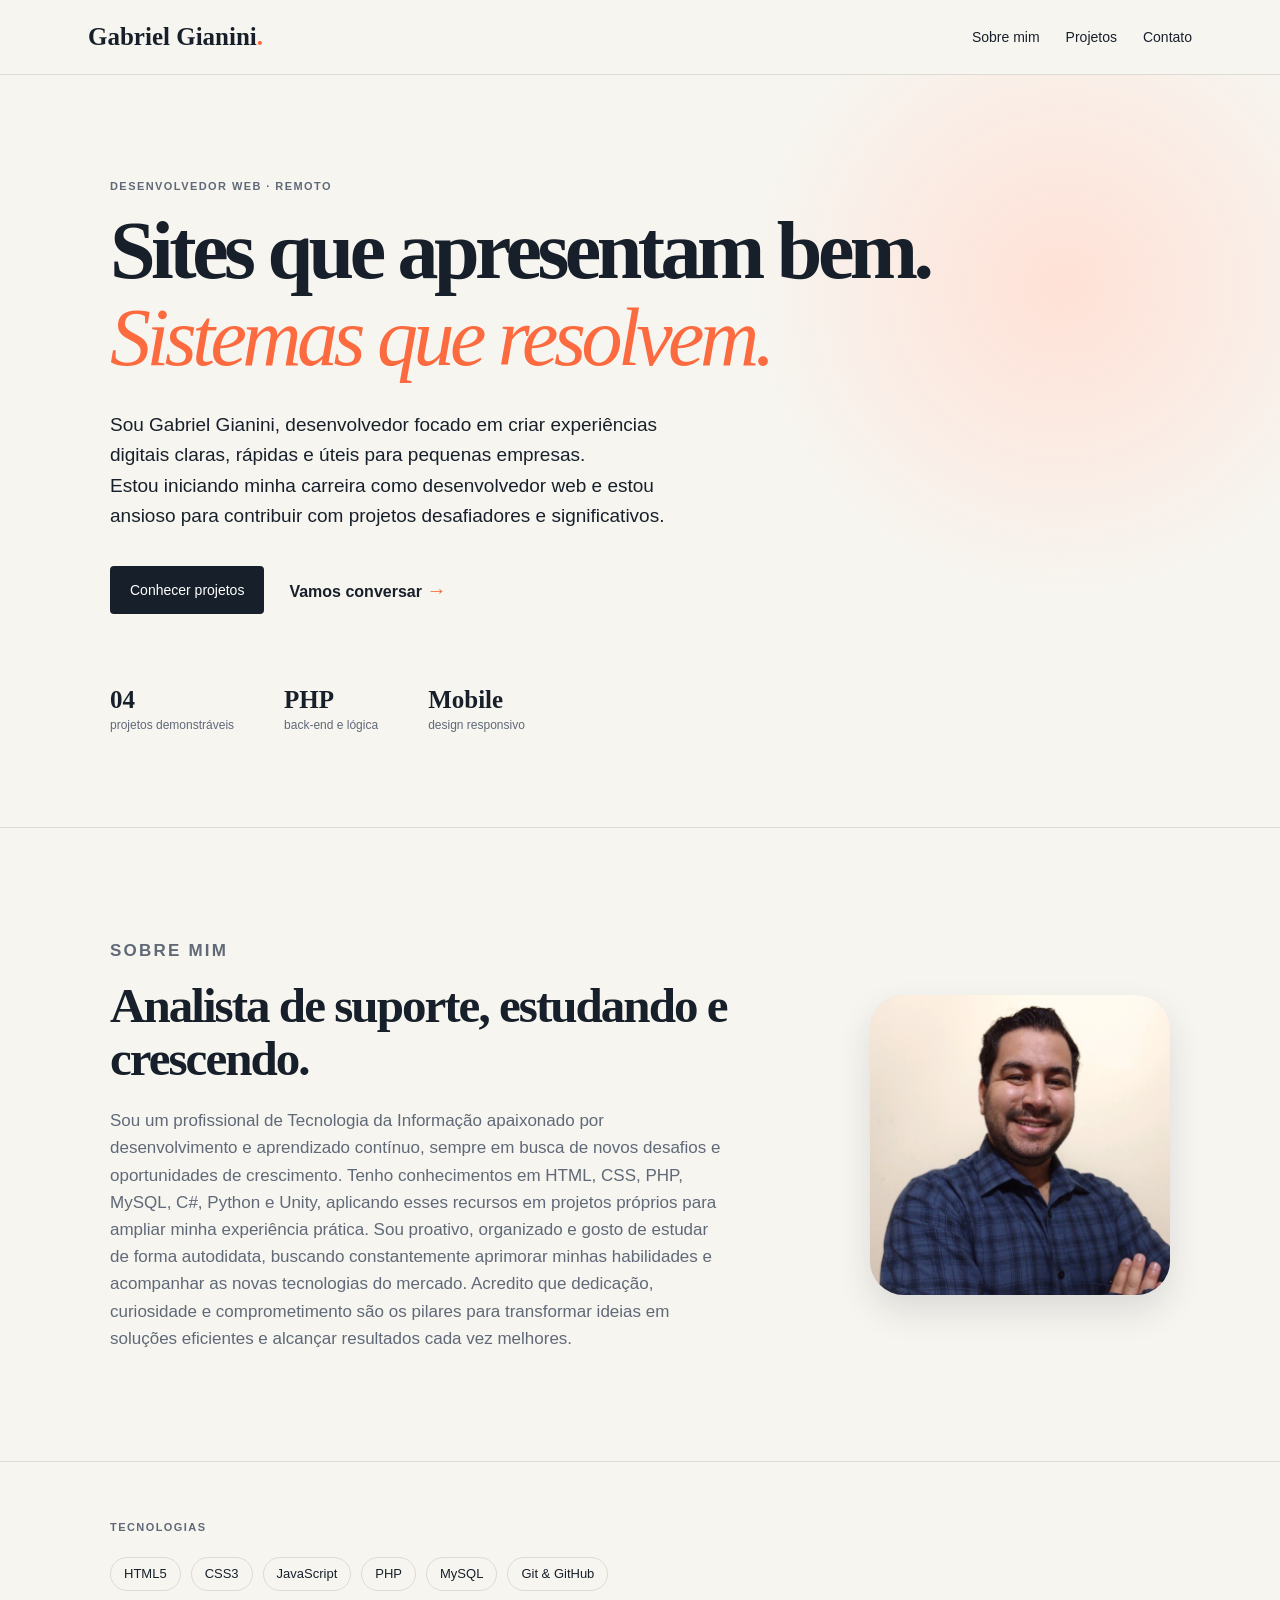
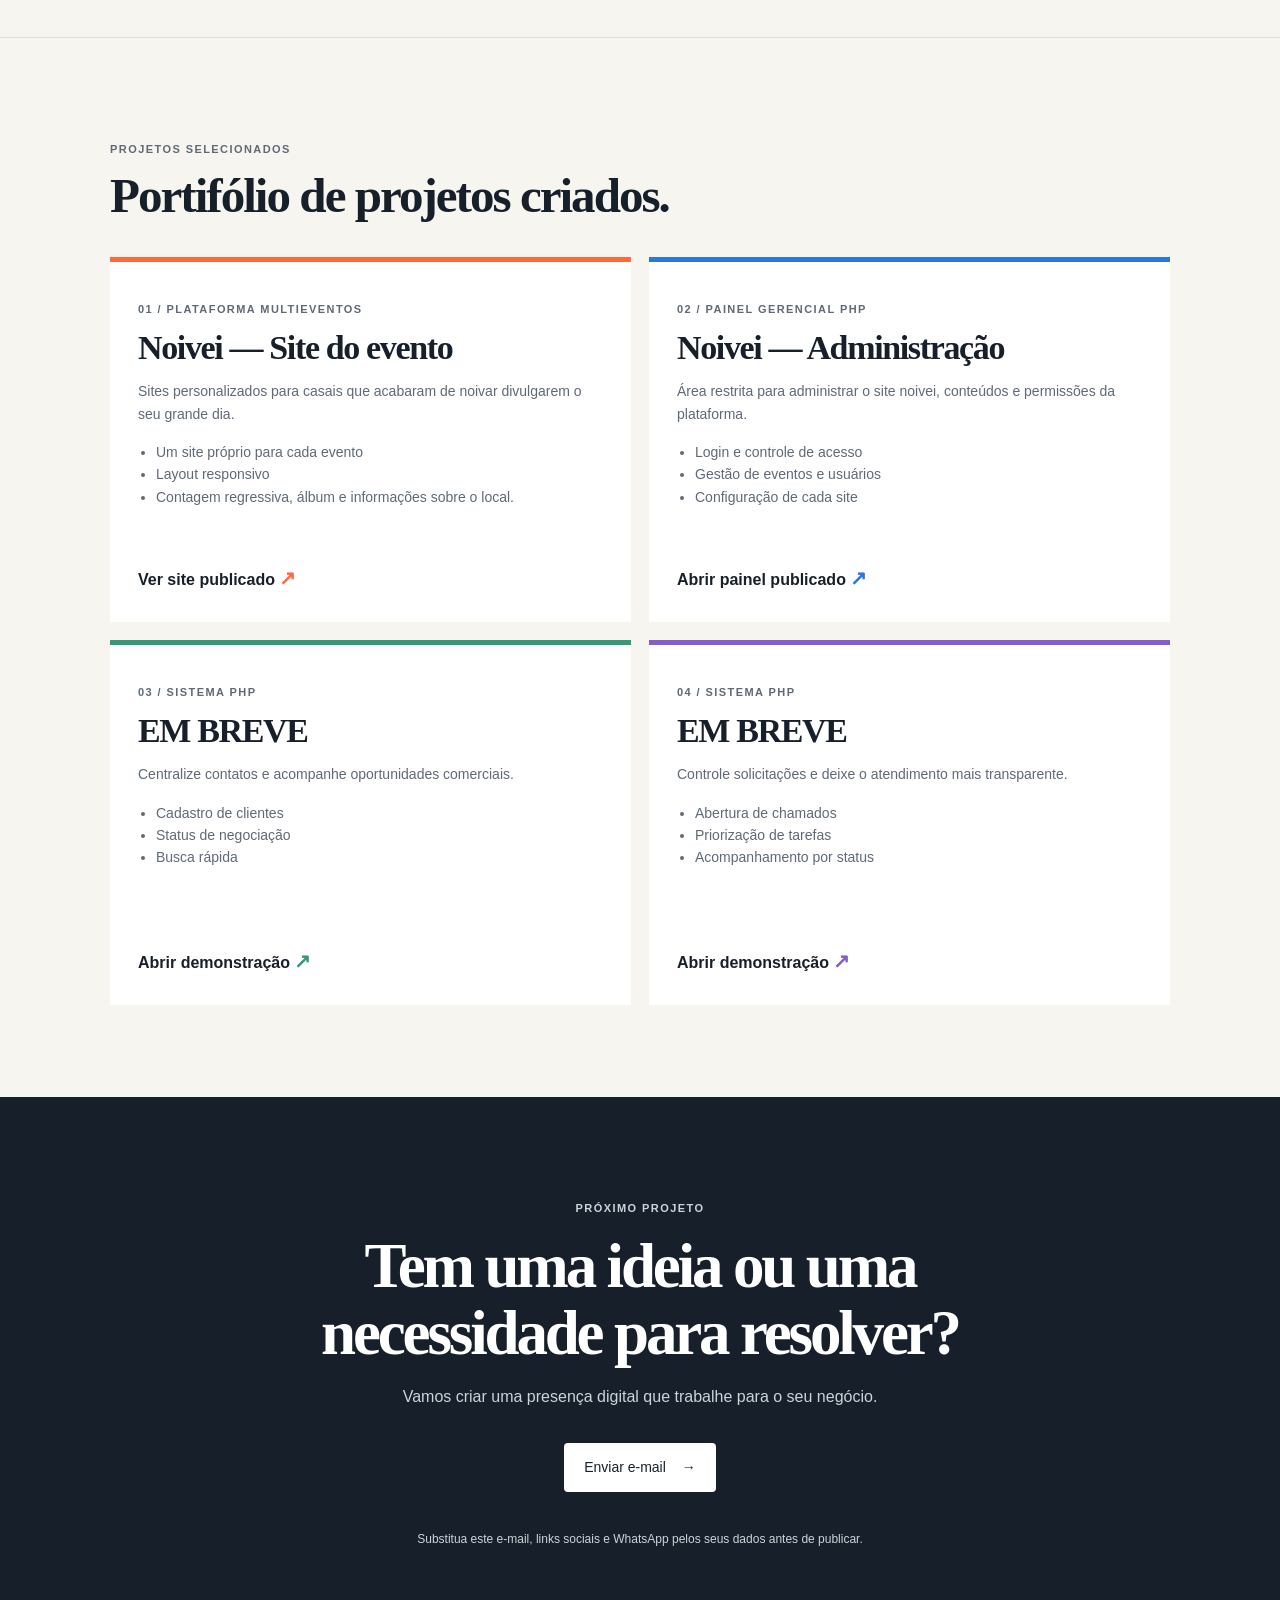
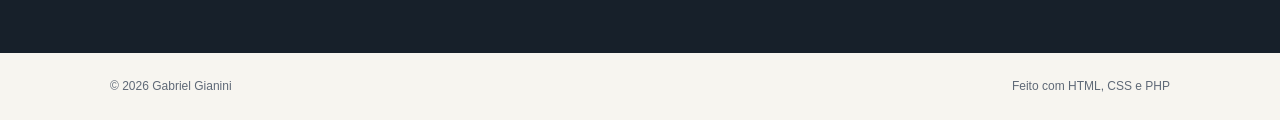
<file: sis/index.html>
<!doctype html>
<html lang="pt-BR">
<head>
  <meta charset="utf-8">
  <meta name="viewport" content="width=device-width, initial-scale=1">
  <meta name="description" content="Portfólio de Gabriel Gianini, desenvolvedor web focado em sites, landing pages e sistemas PHP.">
  <title>Gabriel Gianini | Desenvolvedor Web</title>
  <link rel="stylesheet" href="assets/css/style.css">
  <link rel="stylesheet" href="assets/css/about.css">
</head>
<body>
  <header class="header"><a class="brand" href="#inicio">Gabriel Gianini<span>.</span></a><nav><a href="#sobre">Sobre mim</a><a href="#projetos">Projetos</a><a href="#contato">Contato</a></nav></header>
  <main>
    <section class="hero" id="inicio">
      <p class="eyebrow">DESENVOLVEDOR WEB · REMOTO</p>
      <h1>Sites que apresentam bem.<br><em>Sistemas que resolvem.</em></h1>
      <p class="lead">Sou Gabriel Gianini, desenvolvedor focado em criar experiências digitais claras, rápidas e úteis para pequenas empresas.<br>Estou iniciando minha carreira como desenvolvedor web e estou ansioso para contribuir com projetos desafiadores e significativos.</p>
      <div class="actions"><a class="button" href="#projetos">Conhecer projetos</a><a class="text-link" href="#contato">Vamos conversar <span>→</span></a></div>
      <div class="metrics"><div><strong>04</strong><span>projetos demonstráveis</span></div><div><strong>PHP</strong><span>back-end e lógica</span></div><div><strong>Mobile</strong><span>design responsivo</span></div></div>
    </section>
    <section class="section intro" id="sobre"><div class="intro-copy"><p class="eyebrow">SOBRE MIM</p><h2>Analista de suporte, estudando e crescendo.</h2><p>Sou um profissional de Tecnologia da Informação apaixonado por desenvolvimento e aprendizado contínuo, sempre em busca de novos desafios e oportunidades de crescimento. Tenho conhecimentos em HTML, CSS, PHP, MySQL, C#, Python e Unity, aplicando esses recursos em projetos próprios para ampliar minha experiência prática. Sou proativo, organizado e gosto de estudar de forma autodidata, buscando constantemente aprimorar minhas habilidades e acompanhar as novas tecnologias do mercado. Acredito que dedicação, curiosidade e comprometimento são os pilares para transformar ideias em soluções eficientes e alcançar resultados cada vez melhores.</p></div><figure class="profile-photo"><img src="assets/1634686526385.jpg" alt="Foto de Gabriel Gianini"></figure></section>
    <section class="section stack"><p class="eyebrow">TECNOLOGIAS</p><div class="chips"><span>HTML5</span><span>CSS3</span><span>JavaScript</span><span>PHP</span><span>MySQL</span><span>Git &amp; GitHub</span></div></section>
    <section class="section" id="projetos"><p class="eyebrow">PROJETOS SELECIONADOS</p><h2>Portifólio de projetos criados.</h2><div class="projects">
      <article class="project accent-orange"><div><p class="number">01 / PLATAFORMA MULTIEVENTOS</p><h3>Noivei — Site do evento</h3><p>Sites personalizados para casais que acabaram de noivar divulgarem o seu grande dia.</p><ul><li>Um site próprio para cada evento</li><li>Layout responsivo</li><li>Contagem regressiva, álbum e informações sobre o local.</li></ul></div><a href="https://mistyrose-hawk-612021.hostingersite.com/evento/index.php?evento=natalia-torres-de-ponte-gabriel-correa-gianini" target="_blank" rel="noopener noreferrer">Ver site publicado <span>↗</span></a></article>
      <article class="project accent-blue"><div><p class="number">02 / PAINEL GERENCIAL PHP</p><h3>Noivei — Administração</h3><p>Área restrita para administrar o site noivei, conteúdos e permissões da plataforma.</p><ul><li>Login e controle de acesso</li><li>Gestão de eventos e usuários</li><li>Configuração de cada site</li></ul></div><a href="https://mistyrose-hawk-612021.hostingersite.com/evento/admin/login.php" target="_blank" rel="noopener noreferrer">Abrir painel publicado <span>↗</span></a></article>
      <article class="project accent-green"><div><p class="number">03 / SISTEMA PHP</p><h3>EM BREVE</h3><p>Centralize contatos e acompanhe oportunidades comerciais.</p><ul><li>Cadastro de clientes</li><li>Status de negociação</li><li>Busca rápida</li></ul></div><a href="projetos/crm-clientes/">Abrir demonstração <span>↗</span></a></article>
      <article class="project accent-purple"><div><p class="number">04 / SISTEMA PHP</p><h3>EM BREVE</h3><p>Controle solicitações e deixe o atendimento mais transparente.</p><ul><li>Abertura de chamados</li><li>Priorização de tarefas</li><li>Acompanhamento por status</li></ul></div><a href="projetos/ordens-servico/">Abrir demonstração <span>↗</span></a></article>
    </div></section>
    <section class="contact" id="contato"><p class="eyebrow">PRÓXIMO PROJETO</p><h2>Tem uma ideia ou uma necessidade para resolver?</h2><p>Vamos criar uma presença digital que trabalhe para o seu negócio.</p><a class="button light" href="mailto:gabrielgianino13@gmail.com">Enviar e-mail <span>→</span></a><p class="note">Substitua este e-mail, links sociais e WhatsApp pelos seus dados antes de publicar.</p></section>
  </main>
  <footer><span>© 2026 Gabriel Gianini</span><span>Feito com HTML, CSS e PHP</span></footer>
</body></html>
</file>
<file: sis/assets/css/style.css>
:root{--ink:#17202a;--muted:#5f6977;--paper:#f7f5f0;--line:#dedbd3;--accent:#fc6b3f}*{box-sizing:border-box}html{scroll-behavior:smooth}body{margin:0;font:16px/1.6 Arial,sans-serif;color:var(--ink);background:var(--paper)}.header{height:74px;display:flex;align-items:center;justify-content:space-between;max-width:1160px;margin:auto;padding:0 28px}.brand{font:700 25px Georgia,serif;color:var(--ink);text-decoration:none}.brand span{color:var(--accent)}nav{display:flex;gap:26px}nav a{font-size:14px;text-decoration:none;color:var(--ink)}.hero,.section,.contact{padding:92px max(28px,calc((100vw - 1060px)/2))}.hero{min-height:620px;border-top:1px solid var(--line);background:radial-gradient(circle at 83% 28%,#ffe1d6 0,transparent 26%)}.eyebrow,.number{letter-spacing:.13em;font-size:11px;font-weight:700;color:var(--muted)}h1,h2,h3{font-family:Georgia,serif;line-height:1.07;margin:0}h1{font-size:clamp(43px,7vw,82px);max-width:850px;letter-spacing:-.055em}h1 em{color:var(--accent);font-weight:400}.lead{max-width:590px;font-size:19px;margin:28px 0}.actions{display:flex;align-items:center;gap:25px;margin:34px 0 72px}.button{display:inline-flex;gap:16px;align-items:center;padding:13px 20px;border-radius:4px;background:var(--ink);color:#fff;text-decoration:none;font-size:14px}.text-link{color:var(--ink);text-decoration:none;font-weight:700}.text-link span,.project a span{color:var(--accent);font-size:20px}.metrics{display:flex;gap:50px}.metrics div{display:grid;gap:2px}.metrics strong{font:700 25px Georgia,serif}.metrics span{font-size:12px;color:var(--muted)}.section{border-top:1px solid var(--line)}.intro{display:grid;grid-template-columns:1fr 2fr;gap:60px}.intro h2,.section>h2{font-size:clamp(31px,4vw,49px);letter-spacing:-.04em}.intro p{max-width:620px;font-size:17px;color:var(--muted)}.stack{padding-top:46px;padding-bottom:46px}.chips{display:flex;flex-wrap:wrap;gap:10px;margin-top:20px}.chips span{padding:6px 13px;border:1px solid var(--line);border-radius:999px;font-size:13px}.projects{display:grid;grid-template-columns:repeat(2,1fr);gap:18px;margin-top:35px}.project{min-height:365px;padding:28px;display:flex;flex-direction:column;justify-content:space-between;background:#fff;border-top:5px solid var(--accent)}.project h3{font-size:34px;letter-spacing:-.04em}.project p:not(.number),.project li{color:var(--muted);font-size:14px}.project ul{padding-left:18px}.project a{font-weight:700;color:var(--ink);text-decoration:none}.accent-blue{--accent:#2f75df}.accent-green{--accent:#359979}.accent-purple{--accent:#845cce}.contact{background:var(--ink);color:#fff;text-align:center}.contact .eyebrow,.contact p{color:#ccd3da}.contact h2{font-size:clamp(36px,5vw,63px);letter-spacing:-.05em;max-width:750px;margin:15px auto}.light{background:#fff;color:var(--ink);margin-top:18px}.note{font-size:12px;margin-top:38px}footer{padding:24px max(28px,calc((100vw - 1060px)/2));display:flex;justify-content:space-between;font-size:12px;color:var(--muted)}@media(max-width:700px){nav{gap:14px}.header{padding:0 18px}.hero,.section,.contact{padding:65px 24px}.hero{min-height:auto}.intro{grid-template-columns:1fr;gap:18px}.projects{grid-template-columns:1fr}.metrics{gap:21px}.metrics strong{font-size:20px}footer{padding:20px 24px;gap:8px;flex-direction:column}}
</file>
<file: sis/assets/css/about.css>
/* Foto da seção "Sobre mim". Use uma imagem quadrada de 300 x 300 px. */
.intro {
  grid-template-columns: minmax(0, 1fr) 300px;
  gap: 72px;
  align-items: center;
}

.intro-copy .eyebrow { margin-bottom: 16px; }
.intro-copy h2 { margin-bottom: 22px; }

.profile-photo {
  width: 300px;
  height: 300px;
  margin: 0;
  overflow: hidden;
  border-radius: 34px;
  background: #e7e2e6;
  box-shadow: 0 16px 35px rgba(23, 32, 42, .12);
}

.profile-photo img {
  display: block;
  width: 100%;
  height: 100%;
  object-fit: cover;
  object-position: center;
}

@media (max-width: 700px) {
  .intro {
    grid-template-columns: 1fr;
    gap: 34px;
  }

  .profile-photo {
    width: min(300px, 100%);
    height: auto;
    aspect-ratio: 1;
    margin: 0 auto;
    border-radius: 28px;
  }
}
</file>
